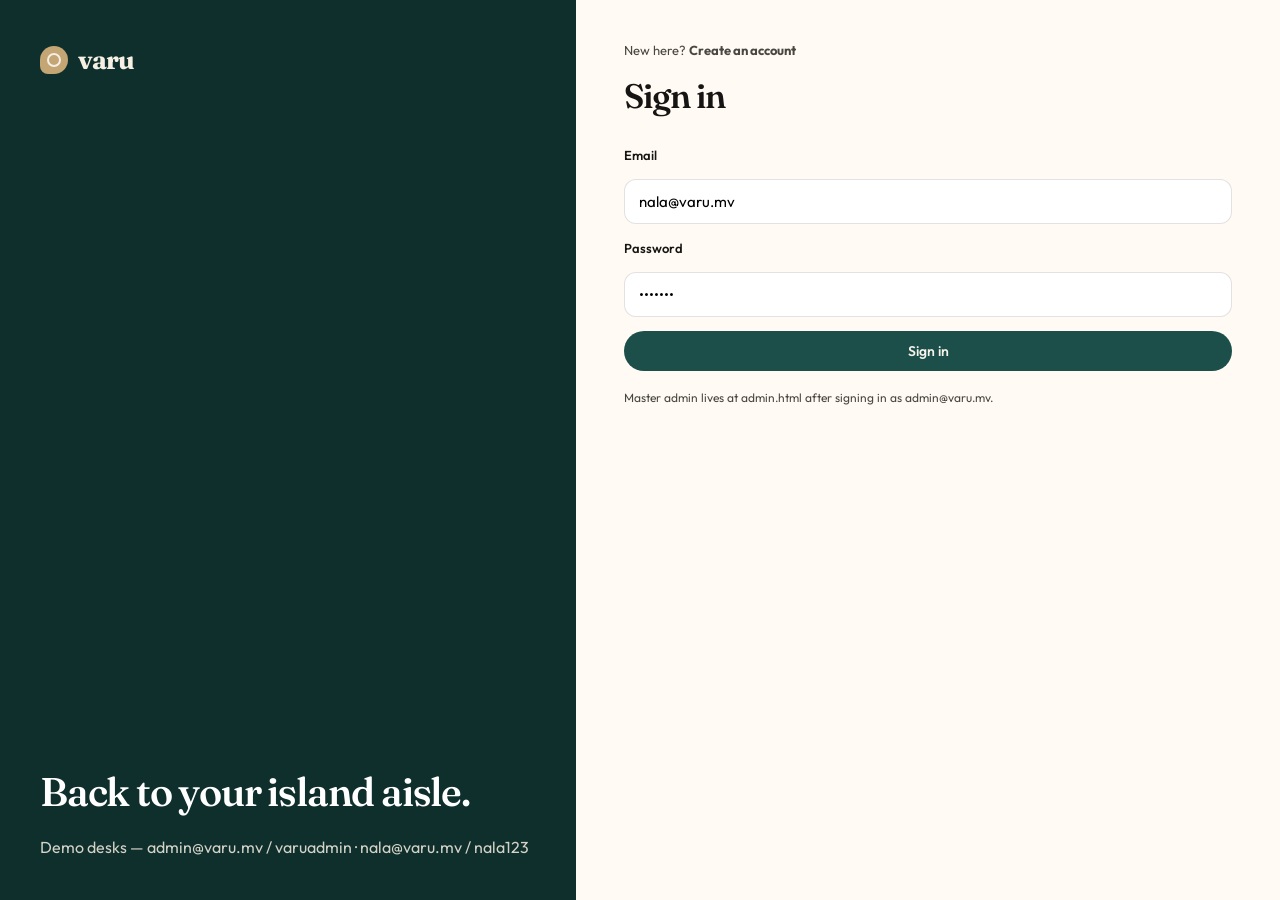
<file: account.html>
<!DOCTYPE html>
<html lang="en"><head><meta charset="UTF-8" /><meta name="viewport" content="width=device-width, initial-scale=1" /><title>Account — Varu</title><link rel="stylesheet" href="css/styles.css" /></head>
<body>
<header class="appbar"><div class="wrap-wide"><a class="logo" href="index.html"><span class="logo-mark"></span> varu</a><div style="flex:1"></div><a class="btn btn-ghost" href="shop.html">Shop</a><button class="btn btn-ghost" onclick="Varu.logout()">Sign out</button></div></header>
<main class="wrap" style="padding:32px 0 80px"><h1>Household</h1><p class="muted" id="who"></p>
<div class="card" style="margin:18px 0"><p class="eyebrow">Home island</p><select class="field" id="island" style="margin-top:8px"></select></div>
<div class="grid-3" id="plans"></div></main>
<script src="js/data.js"></script><script src="js/app.js"></script>
<script>
const u=Varu.currentUser(); if(!u) location.href="login.html";
document.getElementById("who").textContent=u.name+" · "+u.email;
Varu.fillIslandSelect(document.getElementById("island"),true);
document.getElementById("island").addEventListener("change",e=>{Varu.setIsland(e.target.value);Varu.toast("Island updated");});
document.getElementById("plans").innerHTML=Varu.state.plans.map(p=>`<article class="plan ${u.plan===p.id?"popular":""}"><p class="eyebrow">${p.name}</p><div class="price">${Varu.mvr(p.price)} <span>/ ${p.period}</span></div><button class="btn btn-lagoon btn-wide" onclick="u.plan='${p.id}';Varu.save();location.reload()">${u.plan===p.id?"Current plan":"Switch"}</button></article>`).join("");
</script></body></html>
</file>
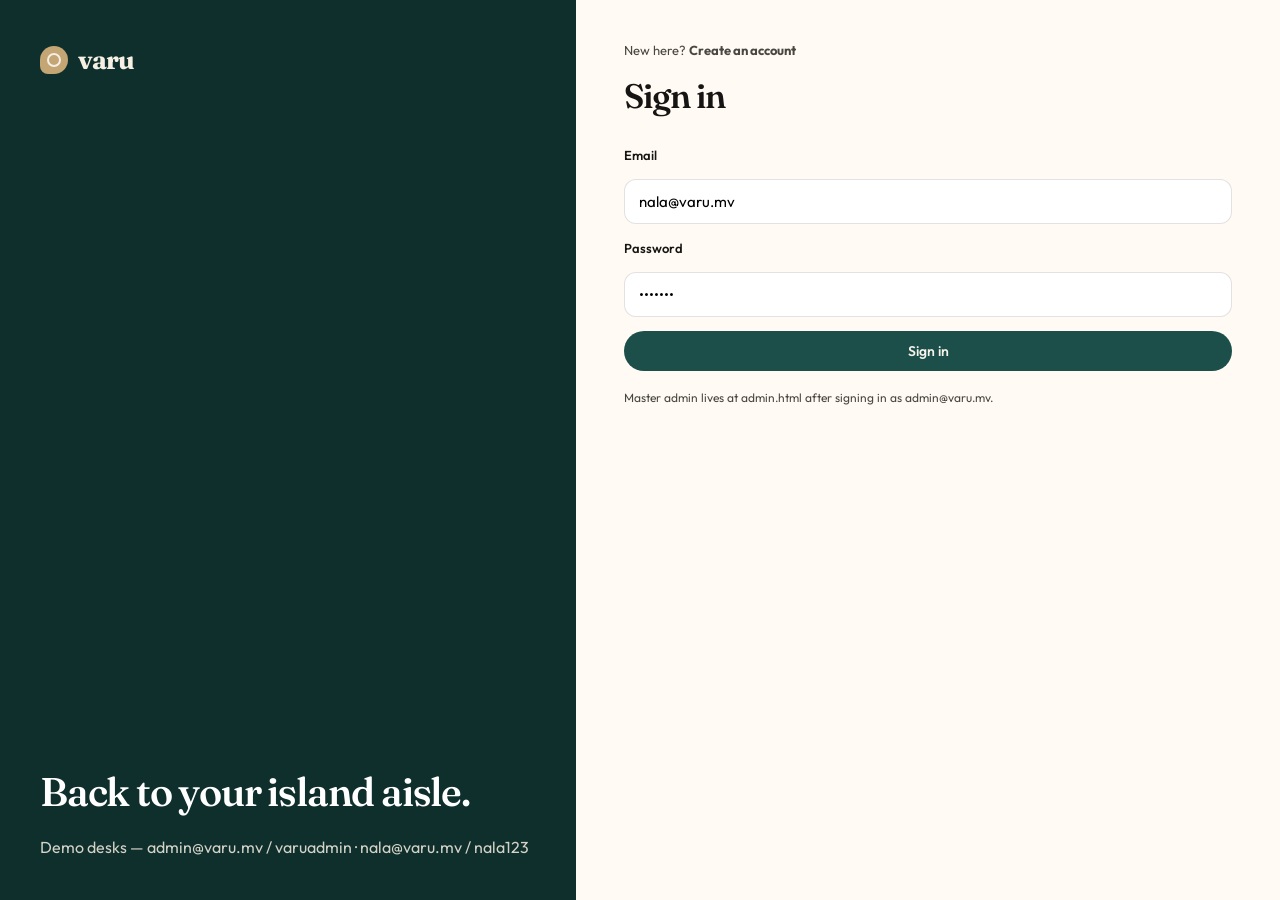
<file: admin.html>
<!DOCTYPE html>
<html lang="en"><head><meta charset="UTF-8" /><meta name="viewport" content="width=device-width, initial-scale=1" /><title>Varu admin</title><link rel="stylesheet" href="css/styles.css" /></head>
<body>
<div class="admin-layout">
<aside class="aside">
<a class="logo" href="index.html" style="color:#efe8d8;margin-bottom:20px;display:flex"><span class="logo-mark"></span> varu</a>
<button class="navbtn on" data-pane="islands">Islands</button>
<button class="navbtn" data-pane="plans">Subscriptions</button>
<button class="navbtn" data-pane="inbox">Contact inbox</button>
<button class="navbtn" data-pane="settings">Settings</button>
<button class="navbtn" onclick="Varu.logout()">Sign out</button>
</aside>
<main class="admin-main">
<section data-pane="islands"><h1>Islands</h1><table class="table" id="island-table"></table></section>
<section data-pane="plans" hidden><h1>Subscription fees</h1><div class="grid-3" id="plan-admin"></div></section>
<section data-pane="inbox" hidden><h1>Contact inbox</h1><div id="inbox-list"></div></section>
<section data-pane="settings" hidden><h1>Desk settings</h1><div class="card"><label>Master admin email</label><input class="field" id="admin-email" style="margin:8px 0" /><button class="btn btn-lagoon" onclick="Varu.setAdminEmail(document.getElementById('admin-email').value);Varu.toast('Saved')">Save address</button></div></section>
</main></div>
<script src="js/config.js"></script><script src="js/data.js"></script><script src="js/app.js"></script><script src="js/mail.js"></script>
<script>
if(!Varu.requireAdmin()) throw 0;
document.querySelectorAll(".navbtn[data-pane]").forEach(btn=>btn.addEventListener("click",()=>{
document.querySelectorAll(".navbtn[data-pane]").forEach(b=>b.classList.remove("on"));btn.classList.add("on");
document.querySelectorAll("main [data-pane]").forEach(p=>p.hidden=p.dataset.pane!==btn.dataset.pane);
}));
function paint(){
document.getElementById("island-table").innerHTML="<tr><th>Island</th><th>Status</th><th></th></tr>"+Varu.state.islands.map(i=>`<tr><td>${i.name}</td><td>${i.status}</td><td>${i.status==="live"?`<button class='btn btn-ghost' onclick=\"const x=Varu.state.islands.find(z=>z.id==='${i.id}');x.status='paused';Varu.save();paint()\">Pause</button>`:`<button class='btn btn-ghost' onclick=\"const x=Varu.state.islands.find(z=>z.id==='${i.id}');x.status='live';Varu.save();paint()\">Make live</button>`}</td></tr>`).join("");
document.getElementById("plan-admin").innerHTML=Varu.state.plans.map(p=>`<article class="card"><p class="eyebrow">${p.name}</p><input class="field" type="number" value="${p.price}" onchange="Varu.setPlanPrice('${p.id}',this.value);Varu.toast('Fee saved')" /></article>`).join("");
const inbox=Varu.state.inbox||[];
document.getElementById("inbox-list").innerHTML=inbox.length?inbox.map(m=>`<article class="card" style="margin-bottom:8px"><strong>${m.subject}</strong><p class="muted small">${JSON.stringify(m.fields)}</p></article>`).join(""):"<p class='muted'>No notes yet.</p>";
document.getElementById("admin-email").value=(Varu.state.settings&&Varu.state.settings.adminEmail)||VARU_CONFIG.adminEmail;
}
paint();
</script></body></html>
</file>
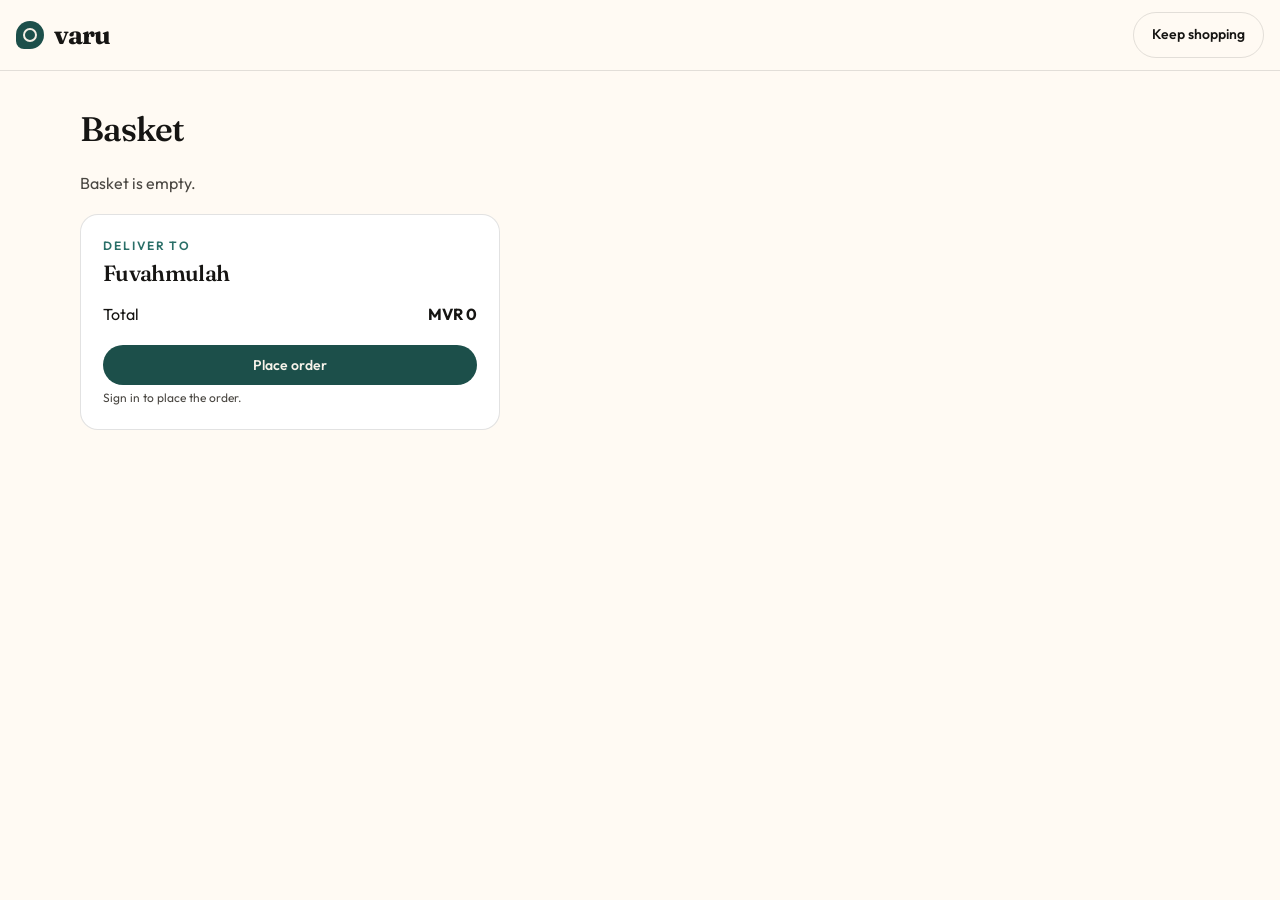
<file: cart.html>
<!DOCTYPE html>
<html lang="en"><head><meta charset="UTF-8" /><meta name="viewport" content="width=device-width, initial-scale=1" /><title>Basket — Varu</title><link rel="stylesheet" href="css/styles.css" /></head>
<body>
<header class="appbar"><div class="wrap-wide"><a class="logo" href="index.html"><span class="logo-mark"></span> varu</a><div style="flex:1"></div><a class="btn btn-ghost" href="shop.html">Keep shopping</a></div></header>
<main class="wrap" style="padding:32px 0 80px">
<h1 style="font-size:34px;margin-bottom:16px">Basket</h1>
<div id="lines"></div>
<div class="card" style="margin-top:18px;max-width:420px">
<p class="eyebrow">Deliver to</p><h3 id="where"></h3>
<div style="display:flex;justify-content:space-between;margin-top:12px"><span>Total</span><strong id="tot"></strong></div>
<button class="btn btn-lagoon btn-wide" style="margin-top:18px" onclick="checkout()">Place order</button>
<p class="hint" id="gate"></p>
</div></main>
<script src="js/data.js"></script><script src="js/app.js"></script>
<script>
function paint(){const island=Varu.islandById(Varu.state.island);document.getElementById("where").textContent=island?island.name:"—";document.getElementById("lines").innerHTML=Varu.state.cart.map(c=>{const p=VARU_SEED.products.find(x=>x.id===c.id);if(!p)return"";return `<div class="card" style="margin-bottom:10px"><strong>${p.name}</strong> × ${c.qty}<div class="muted small">${Varu.mvr(Varu.memberPrice(p))}</div></div>`;}).join("")||`<p class="muted">Basket is empty.</p>`;document.getElementById("tot").textContent=Varu.mvr(Varu.cartTotal());const u=Varu.currentUser();document.getElementById("gate").textContent=!u?"Sign in to place the order.":(u.plan?"Pay on delivery.":"Membership required.");}
function checkout(){const u=Varu.currentUser();if(!u)return location.href="login.html";if(!u.plan)return location.href="account.html";if(!Varu.state.cart.length)return Varu.toast("Basket is empty");Varu.state.cart=[];Varu.save();Varu.toast("Order placed");paint();}
paint();
</script></body></html>
</file>
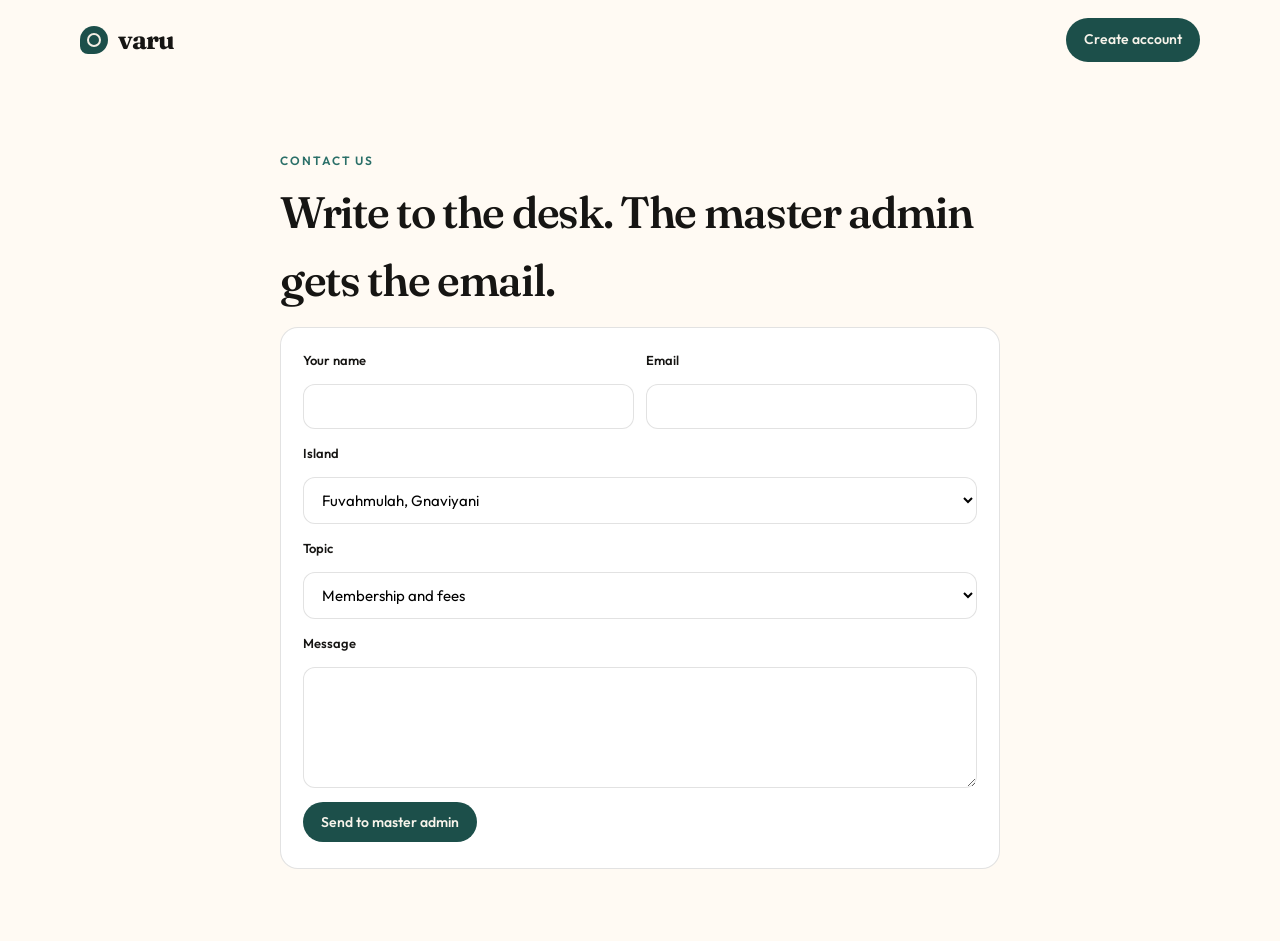
<file: contact.html>
<!DOCTYPE html>
<html lang="en">
<head>
  <meta charset="UTF-8" /><meta name="viewport" content="width=device-width, initial-scale=1" />
  <title>Contact Varu</title>
  <link rel="stylesheet" href="css/styles.css" />
</head>
<body>
  <div class="wrap"><header class="nav"><a class="logo" href="index.html"><span class="logo-mark"></span> varu</a><div class="nav-cta"><a class="btn btn-lagoon" href="register.html">Create account</a></div></header></div>
  <section class="section"><div class="wrap" style="max-width:720px">
    <p class="eyebrow">Contact us</p>
    <h1 style="font-size:44px;margin:8px 0 12px">Write to the desk. The master admin gets the email.</h1>
    <form class="card" id="contact">
      <div class="form-2"><div class="form-row"><label>Your name</label><input class="field" name="name" required /></div><div class="form-row"><label>Email</label><input class="field" name="email" type="email" required /></div></div>
      <div class="form-row"><label>Island</label><select class="field" name="island" id="island"></select></div>
      <div class="form-row"><label>Topic</label><select class="field" name="topic"><option>Membership and fees</option><option>An order or delivery window</option><option>Open my island</option><option>List my shop</option><option>Something else</option></select></div>
      <div class="form-row"><label>Message</label><textarea class="field" name="message" rows="5" required></textarea></div>
      <button class="btn btn-lagoon" type="submit">Send to master admin</button>
      <p class="hint" id="contact-status"></p>
    </form>
  </div></section>
  <script src="js/config.js"></script><script src="js/data.js"></script><script src="js/app.js"></script><script src="js/mail.js"></script>
  <script>
    Varu.fillIslandSelect(document.getElementById("island"), true);
    document.getElementById("contact").addEventListener("submit", async (e) => {
      e.preventDefault();
      const fd = new FormData(e.target);
      document.getElementById("contact-status").textContent = "Sending…";
      const result = await VaruMail.notifyAdmin("Varu contact — " + fd.get("topic"), {
        name: fd.get("name"), email: fd.get("email"), island: fd.get("island"), topic: fd.get("topic"), message: fd.get("message")
      });
      document.getElementById("contact-status").textContent = result.ok ? "Sent to the master admin." : "Saved on the desk. Email pending.";
    });
  </script>
</body></html>
</file>
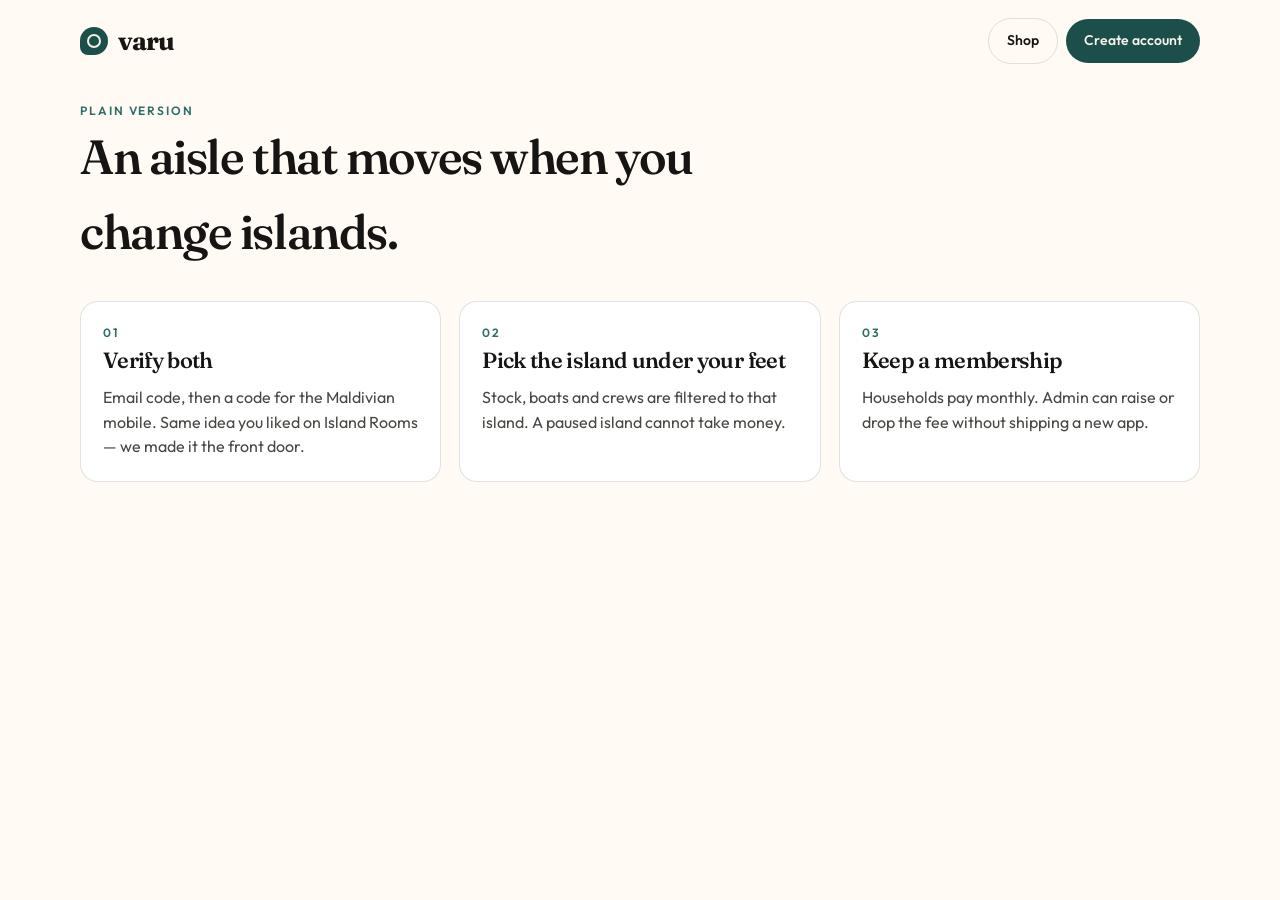
<file: how.html>
<!DOCTYPE html>
<html lang="en">
<head>
  <meta charset="UTF-8" />
  <meta name="viewport" content="width=device-width, initial-scale=1" />
  <title>How Varu works</title>
  <link rel="stylesheet" href="css/styles.css" />
</head>
<body>
  <div class="wrap">
    <header class="nav">
      <a class="logo" href="index.html"><span class="logo-mark"></span> varu</a>
      <div class="nav-cta">
        <a class="btn btn-ghost" href="shop.html">Shop</a>
        <a class="btn btn-lagoon" href="register.html">Create account</a>
      </div>
    </header>
    <section class="section" style="padding-top:20px">
      <p class="eyebrow">Plain version</p>
      <h1 style="font-size:48px;max-width:14em">An aisle that moves when you change islands.</h1>
      <div class="grid-3" style="margin-top:32px">
        <article class="card">
          <p class="eyebrow">01</p>
          <h3>Verify both</h3>
          <p class="muted">Email code, then a code for the Maldivian mobile. Same idea you liked on Island Rooms — we made it the front door.</p>
        </article>
        <article class="card">
          <p class="eyebrow">02</p>
          <h3>Pick the island under your feet</h3>
          <p class="muted">Stock, boats and crews are filtered to that island. A paused island cannot take money.</p>
        </article>
        <article class="card">
          <p class="eyebrow">03</p>
          <h3>Keep a membership</h3>
          <p class="muted">Households pay monthly. Admin can raise or drop the fee without shipping a new app.</p>
        </article>
      </div>
    </section>
  </div>
</body>
</html>
</file>
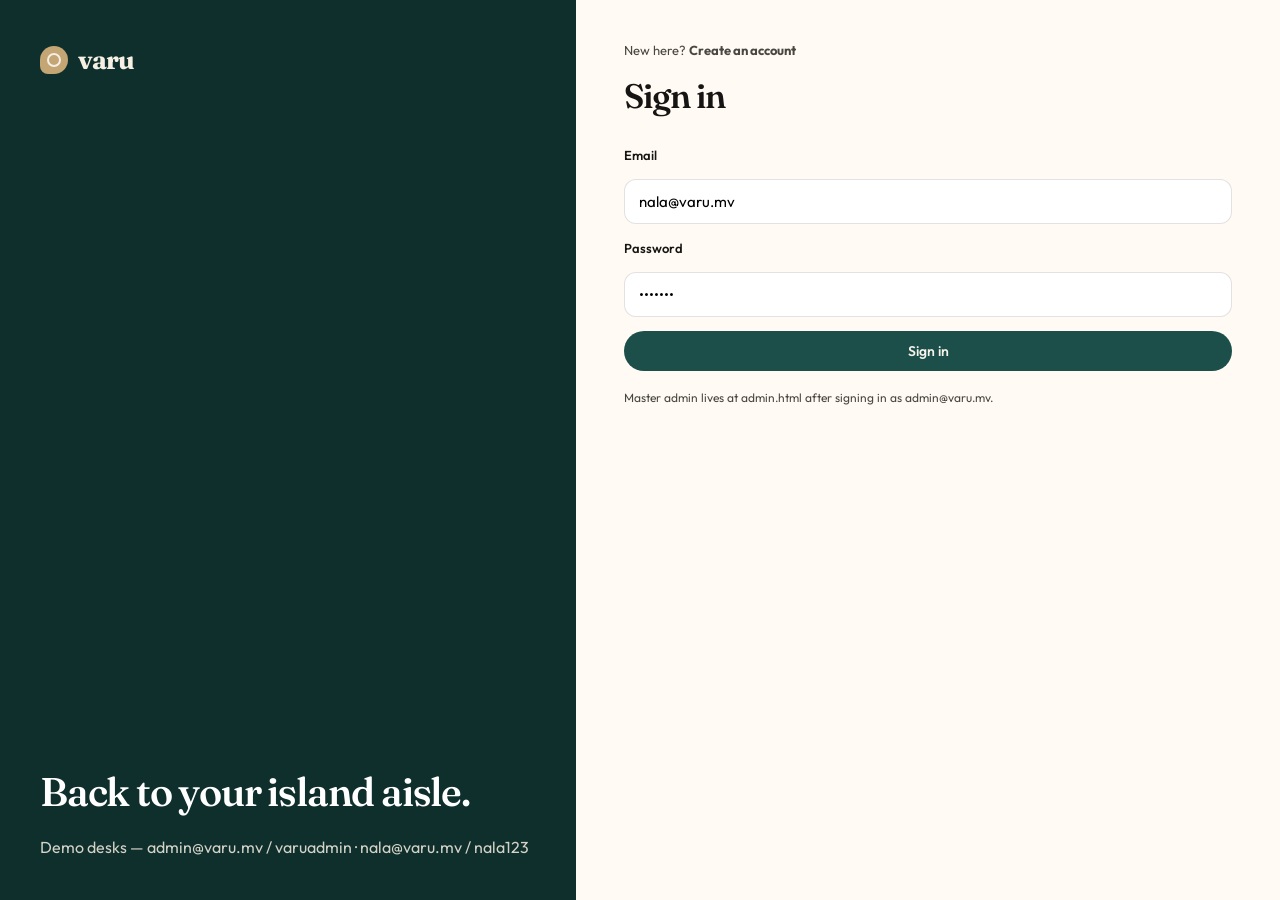
<file: login.html>
<!DOCTYPE html>
<html lang="en">
<head>
  <meta charset="UTF-8" />
  <meta name="viewport" content="width=device-width, initial-scale=1" />
  <title>Sign in to Varu</title>
  <link rel="stylesheet" href="css/styles.css" />
</head>
<body>
  <div class="auth-shell">
    <aside class="auth-visual">
      <div class="copy">
        <a class="logo" href="index.html" style="color:#f6efe3"><span class="logo-mark" style="background:#c4a574"></span> varu</a>
        <div>
          <h2 style="font-size:40px;color:#fff">Back to your island aisle.</h2>
          <p style="margin-top:12px;opacity:.85">Demo desks — admin@varu.mv / varuadmin · nala@varu.mv / nala123</p>
        </div>
      </div>
    </aside>
    <main class="auth-panel">
      <p class="muted small">New here? <a href="register.html"><strong>Create an account</strong></a></p>
      <h1 style="font-size:34px;margin:10px 0 22px">Sign in</h1>
      <form id="login">
        <div class="form-row">
          <label>Email</label>
          <input class="field" name="email" type="email" value="nala@varu.mv" />
        </div>
        <div class="form-row">
          <label>Password</label>
          <input class="field" name="password" type="password" value="nala123" />
        </div>
        <button class="btn btn-lagoon btn-wide" type="submit">Sign in</button>
      </form>
      <p class="hint" style="margin-top:18px">Master admin lives at <a href="admin.html">admin.html</a> after signing in as admin@varu.mv.</p>
    </main>
  </div>
  <script src="js/data.js"></script>
  <script src="js/app.js"></script>
  <script>
    document.getElementById("login").addEventListener("submit", (e) => {
      e.preventDefault();
      const fd = new FormData(e.target);
      const res = Varu.login(fd.get("email"), fd.get("password"));
      if (!res.ok) return Varu.toast(res.error);
      location.href = res.user.role === "admin" ? "admin.html" : "shop.html";
    });
  </script>
</body>
</html>
</file>
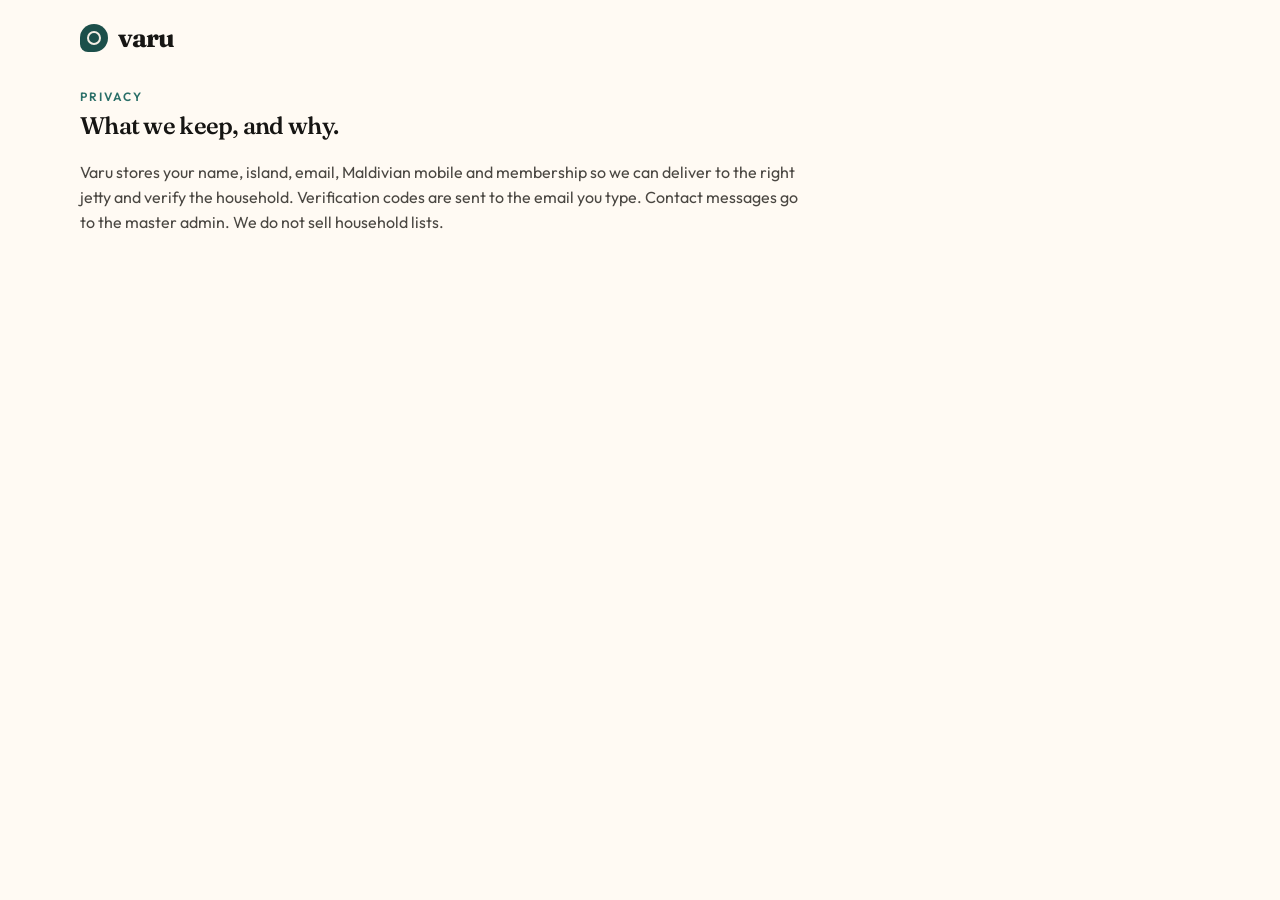
<file: privacy.html>
<!DOCTYPE html>
<html lang="en">
<head>
  <meta charset="UTF-8" /><meta name="viewport" content="width=device-width, initial-scale=1" />
  <title>Privacy — Varu</title>
  <link rel="stylesheet" href="css/styles.css" />
</head>
<body>
  <div class="wrap">
    <header class="nav"><a class="logo" href="index.html"><span class="logo-mark"></span> varu</a></header>
    <section class="section" style="padding-top:12px;max-width:720px">
      <p class="eyebrow">Privacy</p>
      <h1>What we keep, and why.</h1>
      <p class="muted" style="margin-top:16px">Varu stores your name, island, email, Maldivian mobile and membership so we can deliver to the right jetty and verify the household. Verification codes are sent to the email you type. Contact messages go to the master admin. We do not sell household lists.</p>
    </section>
  </div>
</body>
</html>
</file>
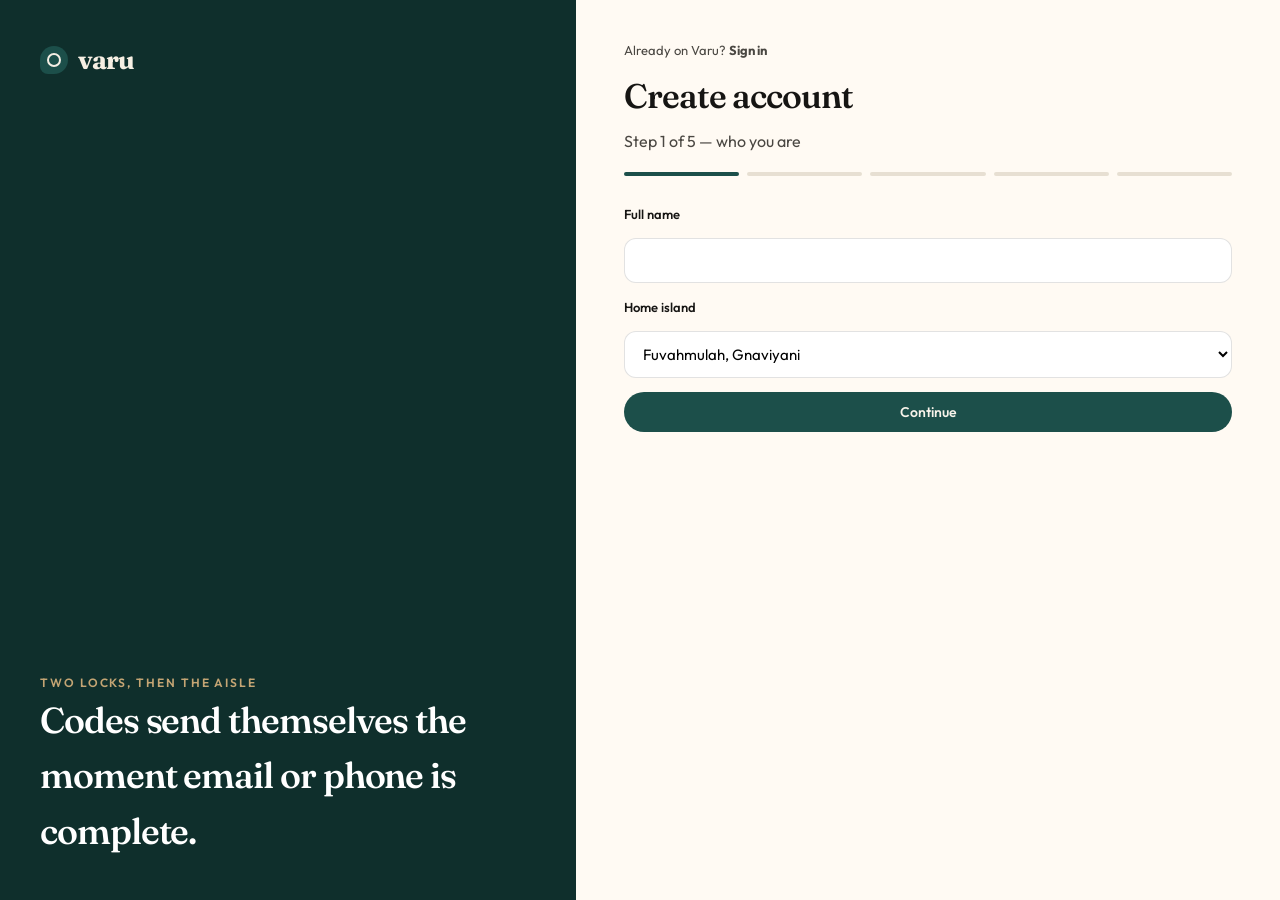
<file: register.html>
<!DOCTYPE html>
<html lang="en">
<head>
  <meta charset="UTF-8" /><meta name="viewport" content="width=device-width, initial-scale=1" />
  <title>Create a Varu account</title>
  <link rel="stylesheet" href="css/styles.css" />
</head>
<body>
  <div class="auth-shell">
    <aside class="auth-visual"><div class="copy"><a class="logo" href="index.html" style="color:#f6efe3"><span class="logo-mark"></span> varu</a><div><p class="eyebrow" style="color:#c4a574">Two locks, then the aisle</p><h2 style="font-size:36px;color:#fff">Codes send themselves the moment email or phone is complete.</h2></div></div></aside>
    <main class="auth-panel">
      <p class="muted small">Already on Varu? <a href="login.html"><strong>Sign in</strong></a></p>
      <h1 style="font-size:34px;margin:10px 0 6px">Create account</h1>
      <p class="muted" id="step-label">Step 1 of 5</p>
      <div class="steps" id="dots"></div>
      <form id="reg" onsubmit="return false">
        <section data-step="0"><div class="form-row"><label>Full name</label><input class="field" id="name" /></div><div class="form-row"><label>Home island</label><select class="field" id="island"></select></div><button class="btn btn-lagoon btn-wide" type="button" onclick="nextFrom(0)">Continue</button></section>
        <section data-step="1" hidden><div class="form-row"><label>Email</label><input class="field" id="email" type="email" placeholder="you@example.com" /><p class="hint">Code sends automatically.</p></div><p class="muted small" id="email-status">Waiting for a complete email…</p><div id="email-box" hidden><div class="notice">Code dispatched to <span id="email-to"></span>.</div><label>Email code</label><div class="code-row" id="email-inputs"></div><button class="btn btn-dark btn-wide" style="margin-top:14px" type="button" onclick="checkEmail()">Verify email</button></div></section>
        <section data-step="2" hidden><div class="form-row"><label>Mobile</label><div style="display:flex;gap:8px"><input class="field" value="+960" disabled style="max-width:90px" /><input class="field" id="phone" maxlength="7" placeholder="7XXXXXX" /></div></div><p class="muted small" id="phone-status">Waiting for a Maldivian mobile…</p><div id="phone-box" hidden><div class="notice">Code for +960 <span id="phone-to"></span> sent to your email.</div><label>Phone code</label><div class="code-row" id="phone-inputs"></div><button class="btn btn-dark btn-wide" style="margin-top:14px" type="button" onclick="checkPhone()">Verify phone</button></div></section>
        <section data-step="3" hidden><div class="form-2"><div class="form-row"><label>Password</label><input class="field" id="pw" type="password" /></div><div class="form-row"><label>Repeat</label><input class="field" id="pw2" type="password" /></div></div><button class="btn btn-lagoon btn-wide" type="button" onclick="nextFrom(3)">Choose a plan</button></section>
        <section data-step="4" hidden><div id="plan-pick" style="display:grid;gap:10px;margin-bottom:16px"></div><button class="btn btn-dark btn-wide" type="button" onclick="finish()">Open my island aisle</button></section>
      </form>
    </main>
  </div>
  <script src="js/config.js"></script><script src="js/data.js"></script><script src="js/app.js"></script><script src="js/mail.js"></script>
  <script>
    const labels=["Step 1 of 5 — who you are","Step 2 — verify email","Step 3 — verify phone","Step 4 — password","Step 5 — membership"];
    let step=0; const draft={plan:new URLSearchParams(location.search).get("plan")||"household"}; const codes={email:"",phone:""};
    const makeCode=()=>String(Math.floor(100000+Math.random()*900000));
    function renderDots(){document.getElementById("dots").innerHTML=labels.map((_,i)=>`<div class="step-dot ${i<=step?"on":""}"></div>`).join("");document.getElementById("step-label").textContent=labels[step];document.querySelectorAll("[data-step]").forEach(s=>s.hidden=Number(s.dataset.step)!==step);}
    function codeInputs(id){const row=document.getElementById(id);row.innerHTML="";for(let i=0;i<6;i++){const inp=document.createElement("input");inp.maxLength=1;inp.className="field";inp.addEventListener("input",()=>{if(inp.value&&inp.nextSibling)inp.nextSibling.focus();});row.appendChild(inp);}}
    function readCode(id){return[...document.getElementById(id).querySelectorAll("input")].map(i=>i.value).join("");}
    function nextFrom(n){if(n===0){const name=document.getElementById("name").value.trim();if(name.length<2)return Varu.toast("Add your name");draft.name=name;draft.island=document.getElementById("island").value;}if(n===3){const a=document.getElementById("pw").value,b=document.getElementById("pw2").value;if(a.length<6)return Varu.toast("Password needs 6 characters");if(a!==b)return Varu.toast("Passwords do not match");draft.password=a;}step=Math.min(4,n+1);renderDots();}
    async function sendEmail(){const email=document.getElementById("email").value.trim();if(!/^[^\s@]+@[^\s@]+\.[^\s@]+$/.test(email))return;if(draft.email===email&&codes.email)return;draft.email=email;codes.email=makeCode();document.getElementById("email-to").textContent=email;document.getElementById("email-status").textContent="Sending…";document.getElementById("email-box").hidden=false;codeInputs("email-inputs");const sent=await VaruMail.sendCode(email,"email",codes.email,{name:draft.name});document.getElementById("email-status").textContent=sent.ok?"Code sent. Open that inbox.":"Could not reach inbox yet.";}
    async function sendPhone(){const phone=document.getElementById("phone").value.replace(/\D/g,"");if(!/^7\d{6}$/.test(phone))return;if(draft.phone===phone&&codes.phone)return;draft.phone=phone;codes.phone=makeCode();document.getElementById("phone-to").textContent=phone;document.getElementById("phone-status").textContent="Sending…";document.getElementById("phone-box").hidden=false;codeInputs("phone-inputs");const sent=await VaruMail.sendCode(draft.email,"phone",codes.phone,{name:draft.name,phone:"+960 "+phone});VaruMail.notifyAdmin("Varu — phone verification started",{name:draft.name,email:draft.email,phone:"+960 "+phone});document.getElementById("phone-status").textContent=sent.ok?"Code sent to your email.":"Send failed.";}
    function checkEmail(){if(readCode("email-inputs")!==codes.email)return Varu.toast("Email code is not right");nextFrom(1);}
    function checkPhone(){if(readCode("phone-inputs")!==codes.phone)return Varu.toast("Phone code is not right");nextFrom(2);}
    async function finish(){const picked=document.querySelector("input[name=plan]:checked");draft.plan=picked?picked.value:draft.plan;const res=Varu.register(draft);if(!res.ok)return Varu.toast(res.error);await VaruMail.notifyAdmin("Varu — new household joined",{name:draft.name,email:draft.email,phone:"+960 "+draft.phone,plan:draft.plan});location.href="shop.html";}
    Varu.fillIslandSelect(document.getElementById("island"));
    document.getElementById("plan-pick").innerHTML=Varu.state.plans.map(p=>`<label class="card" style="display:flex;gap:12px;cursor:pointer"><input type="radio" name="plan" value="${p.id}" ${p.id===draft.plan?"checked":""}/><div><strong>${p.name}</strong> · ${Varu.mvr(p.price)}/${p.period}<div class="muted small">${p.blurb}</div></div></label>`).join("");
    renderDots();
    document.getElementById("email").addEventListener("input",()=>{if(/^[^\s@]+@[^\s@]+\.[^\s@]+$/.test(document.getElementById("email").value.trim()))sendEmail();});
    document.getElementById("phone").addEventListener("input",e=>{e.target.value=e.target.value.replace(/\D/g,"").slice(0,7);if(/^7\d{6}$/.test(e.target.value))sendPhone();});
  </script>
</body></html>
</file>
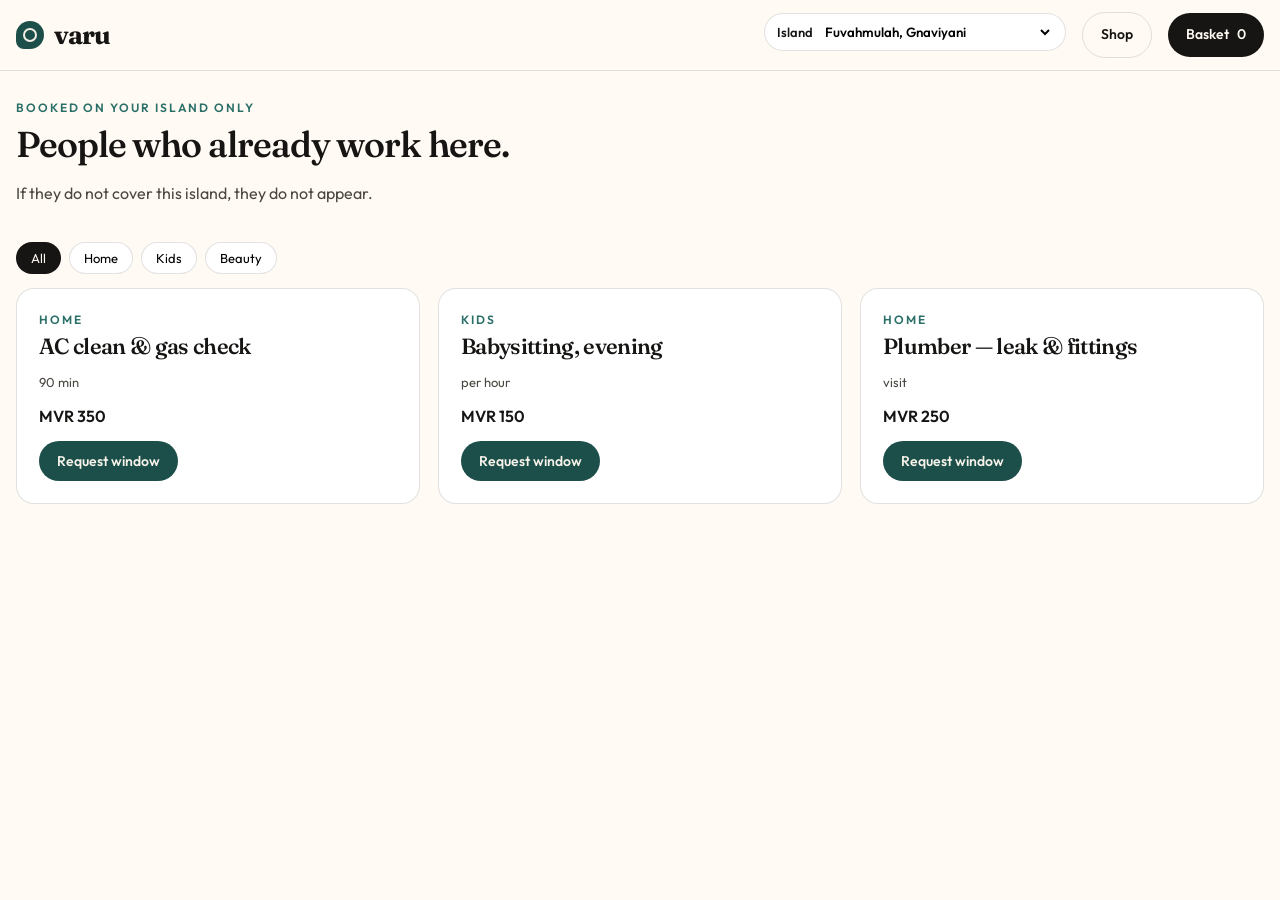
<file: services.html>
<!DOCTYPE html>
<html lang="en">
<head>
  <meta charset="UTF-8" />
  <meta name="viewport" content="width=device-width, initial-scale=1" />
  <title>Services — Varu</title>
  <link rel="stylesheet" href="css/styles.css" />
</head>
<body>
  <header class="appbar">
    <div class="wrap-wide">
      <a class="logo" href="index.html"><span class="logo-mark"></span> varu</a>
      <div style="flex:1"></div>
      <label class="island-switch">Island <select id="island"></select></label>
      <a class="btn btn-ghost" href="shop.html">Shop</a>
      <a class="btn btn-dark" href="cart.html">Basket <span data-cart-count>0</span></a>
    </div>
  </header>
  <main class="wrap-wide" style="padding:28px 0 60px">
    <p class="eyebrow">Booked on your island only</p>
    <h1 style="font-size:36px;margin-bottom:8px">People who already work here.</h1>
    <p class="muted" style="margin-bottom:22px">If they do not cover this island, they do not appear.</p>
    <div class="cats" id="cats"></div>
    <div class="grid-3" id="grid"></div>
  </main>
  <script src="js/data.js"></script>
  <script src="js/app.js"></script>
  <script>
    let cat = "all";
    const cats = [["all","All"],["home","Home"],["kids","Kids"],["beauty","Beauty"]];
    function paint() {
      document.getElementById("cats").innerHTML = cats.map(([id,l]) =>
        `<button class="cat ${cat===id?"on":""}" data-cat="${id}">${l}</button>`).join("");
      const list = Varu.servicesFor(Varu.state.island, cat);
      document.getElementById("grid").innerHTML = list.map(s => `
        <article class="card">
          <p class="eyebrow">${s.cat}</p>
          <h3>${s.name}</h3>
          <p class="muted small">${s.duration}</p>
          <p style="margin:12px 0;font-weight:600">${Varu.mvr(s.price)}</p>
          <button class="btn btn-lagoon" onclick="book('${s.id}')">Request window</button>
        </article>
      `).join("") || `<p class="muted">No crews on this island for that category yet.</p>`;
    }
    function book(id) {
      const u = Varu.currentUser();
      if (!u) { Varu.toast("Sign in to book"); return location.href = "login.html"; }
      if (!u.plan) { Varu.toast("Pick a membership first"); return location.href = "account.html"; }
      Varu.toast("Request sent to the island crew");
    }
    document.getElementById("cats").addEventListener("click", e => {
      const b = e.target.closest("[data-cat]"); if (!b) return; cat = b.dataset.cat; paint();
    });
    const sel = document.getElementById("island");
    Varu.fillIslandSelect(sel, true);
    sel.addEventListener("change", () => { Varu.setIsland(sel.value); paint(); });
    paint();
  </script>
</body>
</html>
</file>
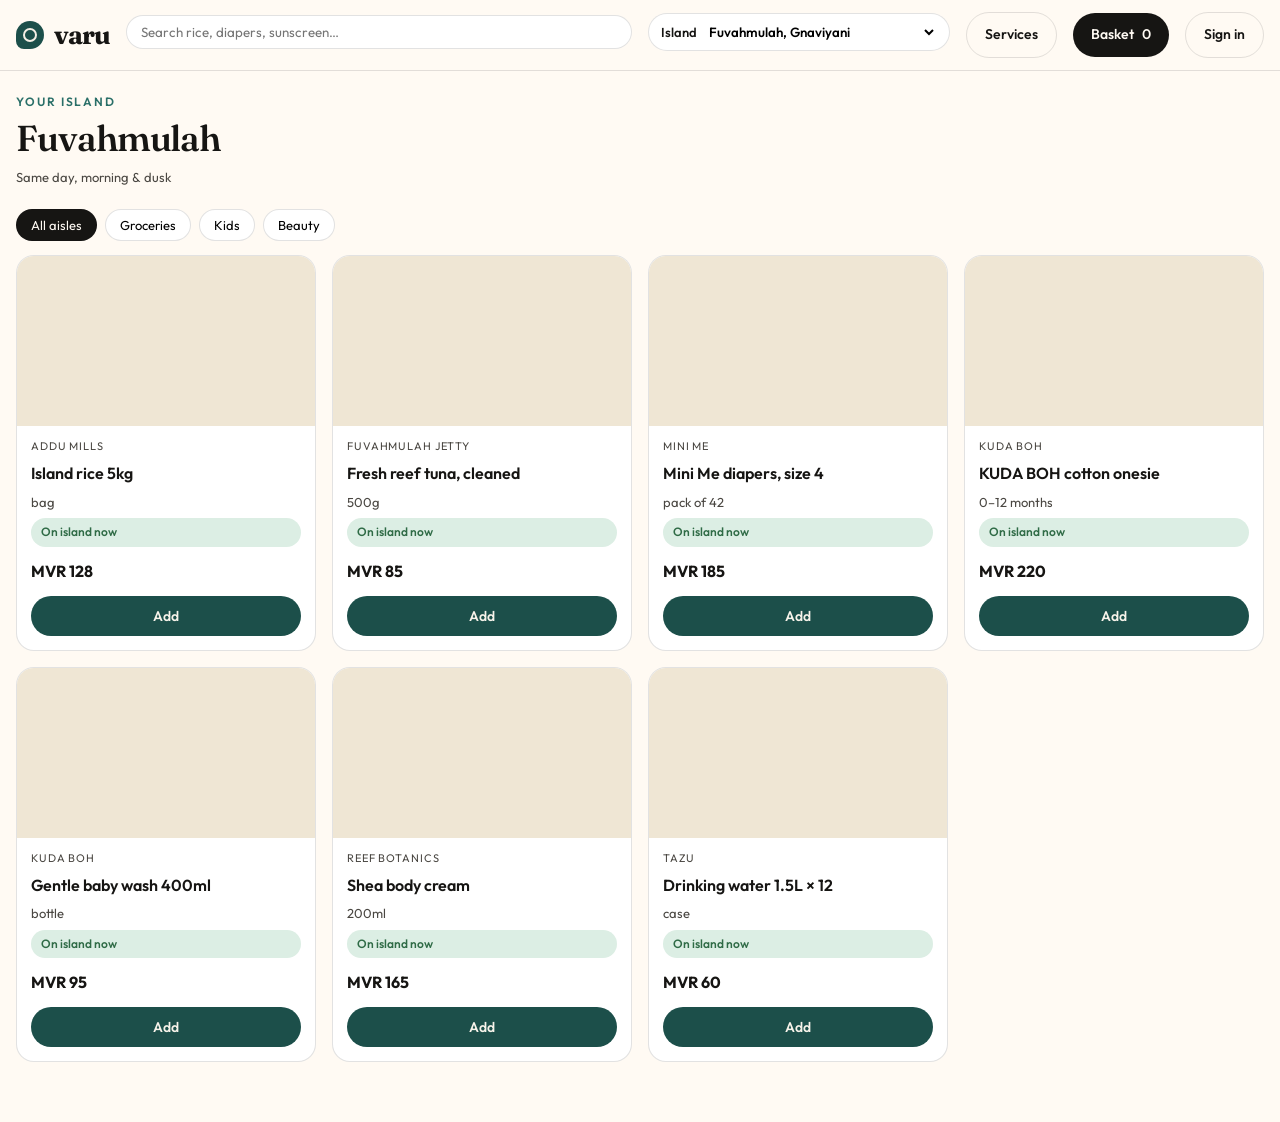
<file: shop.html>
<!DOCTYPE html>
<html lang="en">
<head>
  <meta charset="UTF-8" /><meta name="viewport" content="width=device-width, initial-scale=1" />
  <title>Shop — Varu</title>
  <link rel="stylesheet" href="css/styles.css" />
</head>
<body>
  <header class="appbar"><div class="wrap-wide">
    <a class="logo" href="index.html"><span class="logo-mark"></span> varu</a>
    <label class="search"><input id="q" placeholder="Search rice, diapers, sunscreen…" /></label>
    <label class="island-switch">Island <select id="island"></select></label>
    <a class="btn btn-ghost" href="services.html">Services</a>
    <a class="btn btn-dark" href="cart.html">Basket <span data-cart-count>0</span></a>
    <a class="btn btn-ghost" id="acct" href="account.html">Account</a>
  </div></header>
  <main class="wrap-wide">
    <div style="padding:22px 0 8px"><p class="eyebrow" id="island-eyebrow">Your island</p><h1 id="island-title" style="font-size:36px">Shop</h1><p class="muted small" id="island-boat"></p></div>
    <div class="cats" id="cats"></div>
    <div class="product-grid" id="grid"></div>
  </main>
  <script src="js/data.js"></script><script src="js/app.js"></script>
  <script>
    let cat="all"; const cats=[["all","All aisles"],["groceries","Groceries"],["kids","Kids"],["beauty","Beauty"]];
    function paint(){
      const island=Varu.state.island, info=Varu.islandById(island);
      document.getElementById("island-title").textContent=info?info.name:"Shop";
      document.getElementById("island-boat").textContent=info?(info.status!=="live"?"Not taking orders yet.":info.boat):"";
      document.getElementById("cats").innerHTML=cats.map(([id,label])=>`<button class="cat ${cat===id?"on":""}" data-cat="${id}">${label}</button>`).join("");
      const list=(info&&info.status==="live")?Varu.productsFor(island,cat,document.getElementById("q").value):[];
      const u=Varu.currentUser();
      document.getElementById("grid").innerHTML=list.map(p=>{
        const st=Varu.stockOn(p,island), price=Varu.memberPrice(p), img=(VARU_IMG[p.img]||VARU_IMG.market);
        return `<article class="product"><div class="ph" style="background-image:url('${img}')"></div><div class="body"><div class="brand">${p.brand}</div><h3>${p.name}</h3><p class="muted small">${p.unit}</p><span class="chip ${st}">${st==="now"?"On island now":"Next supply boat"}</span><div style="font-weight:700;margin:6px 0">${Varu.mvr(price)}</div><button class="btn btn-lagoon" onclick="Varu.addToCart('${p.id}')">Add</button></div></article>`;
      }).join("")||`<p class="muted">Nothing in this aisle on this island yet.</p>`;
    }
    document.getElementById("cats").addEventListener("click",e=>{const b=e.target.closest("[data-cat]"); if(!b)return; cat=b.dataset.cat; paint();});
    document.getElementById("q").addEventListener("input",paint);
    const sel=document.getElementById("island"); Varu.fillIslandSelect(sel,true);
    sel.addEventListener("change",()=>{Varu.setIsland(sel.value); paint();});
    const user=Varu.currentUser(); document.getElementById("acct").textContent=user?user.name.split(" ")[0]:"Sign in";
    if(!user) document.getElementById("acct").href="login.html";
    paint();
  </script>
</body></html>
</file>
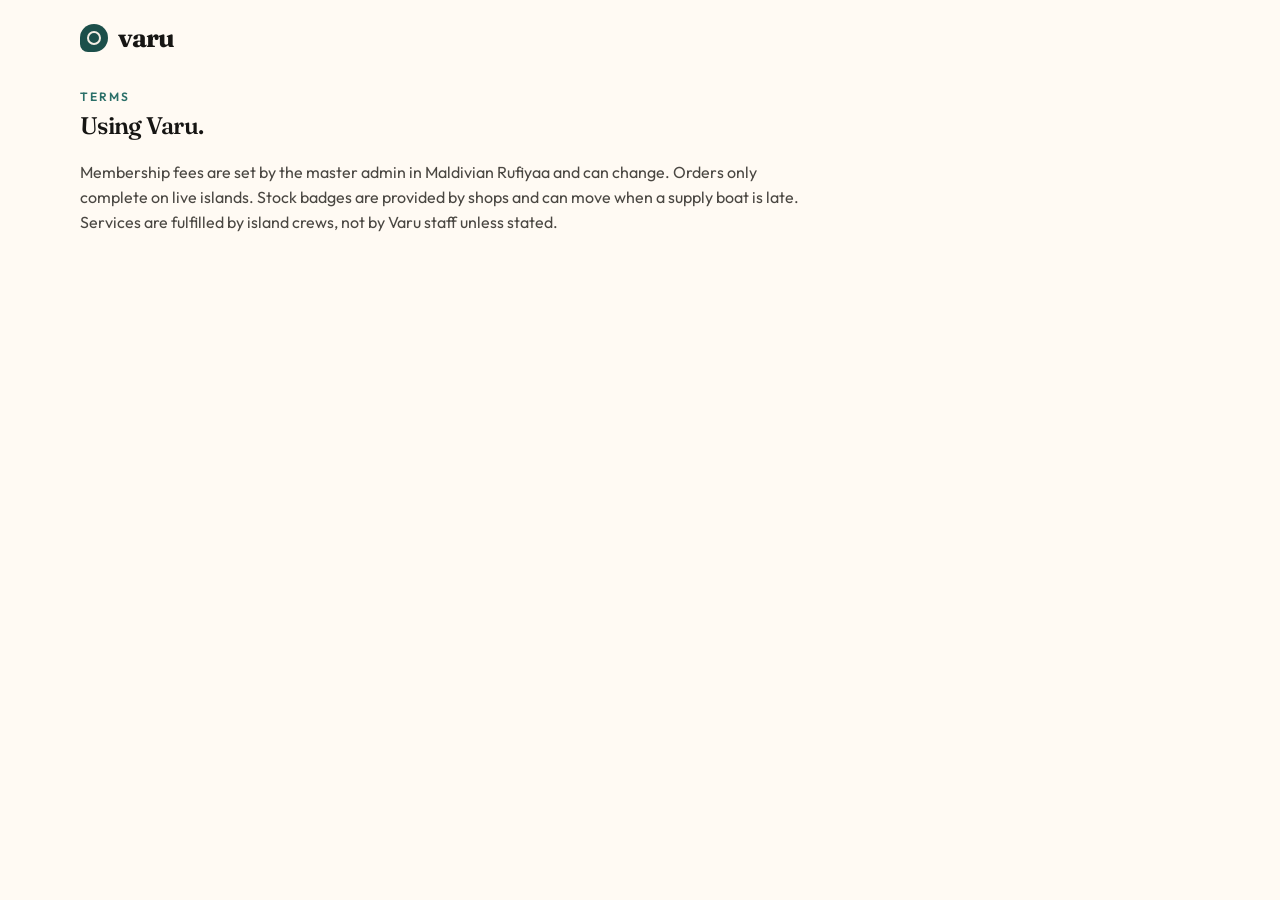
<file: terms.html>
<!DOCTYPE html>
<html lang="en">
<head>
  <meta charset="UTF-8" /><meta name="viewport" content="width=device-width, initial-scale=1" />
  <title>Terms — Varu</title>
  <link rel="stylesheet" href="css/styles.css" />
</head>
<body>
  <div class="wrap">
    <header class="nav"><a class="logo" href="index.html"><span class="logo-mark"></span> varu</a></header>
    <section class="section" style="padding-top:12px;max-width:720px">
      <p class="eyebrow">Terms</p>
      <h1>Using Varu.</h1>
      <p class="muted" style="margin-top:16px">Membership fees are set by the master admin in Maldivian Rufiyaa and can change. Orders only complete on live islands. Stock badges are provided by shops and can move when a supply boat is late. Services are fulfilled by island crews, not by Varu staff unless stated.</p>
    </section>
  </div>
</body>
</html>
</file>
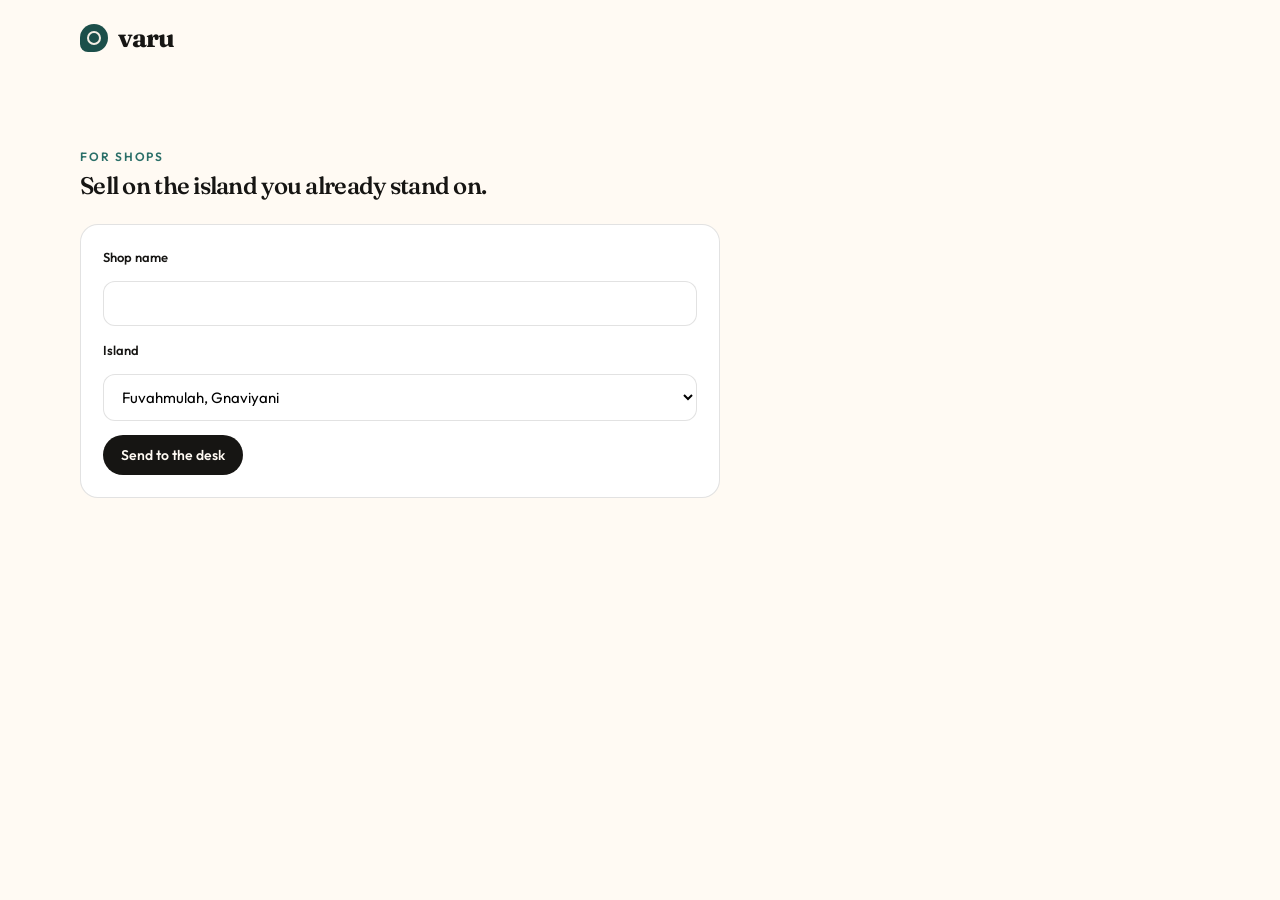
<file: vendor.html>
<!DOCTYPE html>
<html lang="en"><head><meta charset="UTF-8" /><meta name="viewport" content="width=device-width, initial-scale=1" /><title>List your shop — Varu</title><link rel="stylesheet" href="css/styles.css" /></head>
<body><div class="wrap"><header class="nav"><a class="logo" href="index.html"><span class="logo-mark"></span> varu</a></header>
<section class="section"><p class="eyebrow">For shops</p><h1>Sell on the island you already stand on.</h1>
<form class="card" style="margin-top:20px;max-width:640px" onsubmit="event.preventDefault();Varu.toast('Request saved');">
<div class="form-row"><label>Shop name</label><input class="field" required /></div>
<div class="form-row"><label>Island</label><select class="field" id="island"></select></div>
<button class="btn btn-dark" type="submit">Send to the desk</button></form></section></div>
<script src="js/data.js"></script><script src="js/app.js"></script>
<script>Varu.fillIslandSelect(document.getElementById("island"),true);</script></body></html>
</file>
<file: css/styles.css>
@import url("https://fonts.googleapis.com/css2?family=Fraunces:ital,opsz,wght@0,9..144,560;0,9..144,700;1,9..144,400&family=Outfit:wght@400;500;600;700&display=swap");
:root{--sand:#f4eee4;--paper:#fffaf3;--ink:#161513;--ink-soft:#4a4742;--lagoon:#1c4f4a;--lagoon-deep:#0f2f2c;--lagoon-mid:#2a6f68;--coral:#c45c4a;--line:rgba(22,21,19,.12);--ok:#2f6b46;--warn:#9a6b12;--shadow:0 18px 50px rgba(15,47,44,.12);--radius:18px}
*{box-sizing:border-box;margin:0;padding:0}html{scroll-behavior:smooth}body{font-family:Outfit,system-ui,sans-serif;background:var(--paper);color:var(--ink);line-height:1.55;min-height:100vh}img{max-width:100%;display:block}a{color:inherit;text-decoration:none}button,input,select,textarea{font-family:inherit}button{cursor:pointer}
.wrap{width:min(1120px,calc(100% - 40px));margin:0 auto}.wrap-wide{width:min(1280px,calc(100% - 32px));margin:0 auto}
h1,h2,h3,.serif{font-family:Fraunces,Georgia,serif;font-weight:560;letter-spacing:-.03em}
.eyebrow{font-size:12px;letter-spacing:.16em;text-transform:uppercase;color:var(--lagoon-mid);font-weight:600}
.nav{display:flex;align-items:center;justify-content:space-between;gap:16px;padding:18px 0}
.nav-links{display:flex;gap:22px;align-items:center;font-size:14.5px;color:var(--ink-soft)}
.logo{display:flex;align-items:center;gap:10px;font-family:Fraunces,serif;font-weight:700;font-size:26px;letter-spacing:-.04em}
.logo-mark{width:28px;height:28px;border-radius:50% 50% 50% 8px;background:var(--lagoon);position:relative}
.logo-mark:after{content:"";position:absolute;inset:7px;border:2px solid var(--sand);border-radius:50%}
.nav-cta{display:flex;gap:8px;align-items:center}
.btn{display:inline-flex;align-items:center;justify-content:center;gap:8px;border:0;border-radius:999px;padding:11px 18px;font-size:14px;font-weight:560}
.btn-dark{background:var(--ink);color:var(--paper)}.btn-lagoon{background:var(--lagoon);color:#f7f3ea}.btn-ghost{background:transparent;border:1px solid var(--line);color:var(--ink)}.btn-wide{width:100%}
.chip{display:inline-flex;align-items:center;border-radius:999px;padding:5px 10px;font-size:12px;font-weight:560;background:#efe6d6}.chip.now{background:#dceee4;color:var(--ok)}.chip.boat{background:#f4e6c8;color:var(--warn)}.chip.soon{background:#ece7f4}.chip.off{background:#f0e4e1;color:#9a3f31}
.hero{display:grid;grid-template-columns:1.05fr .95fr;gap:48px;align-items:center;padding:28px 0 64px}
.hero h1{font-size:clamp(40px,5.4vw,68px);line-height:.98;margin:12px 0 18px}
.hero p.lead{font-size:18px;color:var(--ink-soft)}
.hero-actions{display:flex;gap:10px;margin-top:26px;flex-wrap:wrap}
.hero-meta{display:flex;gap:22px;margin-top:28px;color:var(--ink-soft);font-size:13px}
.hero-meta strong{display:block;color:var(--ink);font-size:18px;font-family:Fraunces,serif}
.hero-card{position:relative;border-radius:28px;overflow:hidden;min-height:460px;box-shadow:var(--shadow)}
.hero-card img{width:100%;height:460px;object-fit:cover}
.hero-float{position:absolute;left:18px;bottom:18px;right:18px;background:rgba(255,250,243,.92);border-radius:16px;padding:14px 16px;display:flex;justify-content:space-between}
.band{background:var(--lagoon-deep);color:#efe8d8;padding:18px 0;font-size:14px}.band .wrap{display:flex;justify-content:space-between;gap:16px;flex-wrap:wrap}
.section{padding:72px 0}.section h2{font-size:clamp(28px,4vw,44px);margin:8px 0 12px}
.grid-3{display:grid;grid-template-columns:repeat(3,1fr);gap:18px}.grid-4{display:grid;grid-template-columns:repeat(4,1fr);gap:16px}
.card{background:#fff;border:1px solid var(--line);border-radius:var(--radius);padding:22px}.card h3{font-size:22px;margin-bottom:8px}
.muted{color:var(--ink-soft)}.small{font-size:13px}
.split{display:grid;grid-template-columns:1fr 1fr;gap:40px;align-items:center}
.plan{background:#fff;border:1px solid var(--line);border-radius:22px;padding:26px;display:flex;flex-direction:column;gap:12px;position:relative}
.plan.popular{border-color:var(--lagoon);box-shadow:var(--shadow)}
.plan .price{font-family:Fraunces,serif;font-size:40px}.plan .price span{font-size:15px;color:var(--ink-soft);font-family:Outfit,sans-serif}
.plan ul{list-style:none;display:grid;gap:8px;color:var(--ink-soft);font-size:14px;margin:8px 0 16px}
.badge-pop{position:absolute;top:-10px;right:18px;background:var(--lagoon);color:#fff;font-size:11px;letter-spacing:.08em;text-transform:uppercase;padding:4px 10px;border-radius:999px}
footer.site{border-top:1px solid var(--line);padding:40px 0 28px;color:var(--ink-soft);font-size:14px}
.foot-grid{display:grid;grid-template-columns:1.4fr 1fr 1fr 1fr;gap:24px}
.foot-bottom{display:flex;justify-content:space-between;margin-top:28px;padding-top:16px;border-top:1px solid var(--line);font-size:12px}
.auth-shell{min-height:100vh;display:grid;grid-template-columns:.9fr 1.1fr}
.auth-visual{background:var(--lagoon-deep) url("https://images.unsplash.com/photo-1507525428034-b723cf961d3e?w=1400&q=80") center/cover;position:relative}
.auth-visual:after{content:"";position:absolute;inset:0;background:linear-gradient(180deg,rgba(15,47,44,.35),rgba(15,47,44,.78))}
.auth-visual .copy{position:relative;z-index:1;color:#f6efe3;padding:40px;height:100%;display:flex;flex-direction:column;justify-content:space-between}
.auth-panel{padding:40px 48px}
.steps{display:flex;gap:8px;margin:18px 0 28px}.step-dot{height:4px;flex:1;background:#e7dfd2;border-radius:99px}.step-dot.on{background:var(--lagoon)}
label{display:block;font-size:13px;font-weight:560;margin-bottom:6px}
.field{width:100%;border:1px solid var(--line);background:#fff;border-radius:12px;padding:12px 14px;font-size:15px}
.form-row{display:grid;gap:8px;margin-bottom:14px}.form-2{display:grid;grid-template-columns:1fr 1fr;gap:12px}
.hint{font-size:12px;color:var(--ink-soft);margin-top:4px}
.code-row{display:flex;gap:8px}.code-row input{width:48px;height:54px;text-align:center;font-size:22px;font-weight:600}
.notice{background:#fff;border:1px dashed var(--lagoon-mid);border-radius:12px;padding:12px 14px;font-size:13px;margin:8px 0 16px}
.appbar{position:sticky;top:0;z-index:20;background:rgba(255,250,243,.92);border-bottom:1px solid var(--line)}
.appbar .wrap-wide{display:flex;align-items:center;gap:16px;padding:12px 0}
.search{flex:1;display:flex;align-items:center;gap:8px;background:#fff;border:1px solid var(--line);border-radius:999px;padding:8px 14px}
.search input{border:0;outline:none;width:100%;background:transparent}
.island-switch{border:1px solid var(--line);background:#fff;border-radius:999px;padding:8px 12px;font-size:13px;font-weight:560;display:flex;align-items:center;gap:8px}
.island-switch select{border:0;background:transparent;font-weight:560}
.cats{display:flex;gap:8px;flex-wrap:wrap;padding:14px 0}
.cat{border:1px solid var(--line);background:#fff;border-radius:999px;padding:7px 14px;font-size:13px}.cat.on{background:var(--ink);color:var(--paper)}
.product-grid{display:grid;grid-template-columns:repeat(4,1fr);gap:16px;padding-bottom:60px}
.product{background:#fff;border:1px solid var(--line);border-radius:18px;overflow:hidden;display:flex;flex-direction:column}
.product .ph{height:170px;background:#efe6d4 center/cover no-repeat}
.product .body{padding:12px 14px 14px;display:flex;flex-direction:column;gap:6px;flex:1}
.product .brand{font-size:11px;letter-spacing:.08em;text-transform:uppercase;color:var(--ink-soft)}
.product h3{font-size:16px;font-family:Outfit,sans-serif;font-weight:600;letter-spacing:0}
.admin-layout{display:grid;grid-template-columns:220px 1fr;min-height:100vh}
.aside{background:var(--lagoon-deep);color:#efe8d8;padding:22px 16px}
.aside a,.aside button.navbtn{display:block;width:100%;text-align:left;background:transparent;border:0;color:#efe8d8;padding:10px 12px;border-radius:10px;font-size:14px;margin-bottom:4px}
.aside a.on,.aside button.navbtn.on{background:rgba(255,255,255,.08)}
.admin-main{padding:28px;background:var(--sand)}
.table{width:100%;border-collapse:collapse;background:#fff;border-radius:14px;overflow:hidden}
.table th,.table td{padding:12px 14px;text-align:left;border-bottom:1px solid var(--line);font-size:14px}
.kpis{display:grid;grid-template-columns:repeat(4,1fr);gap:12px;margin-bottom:22px}
.kpi{background:#fff;border-radius:16px;padding:16px;border:1px solid var(--line)}.kpi b{display:block;font-family:Fraunces,serif;font-size:28px}
.toast{position:fixed;bottom:20px;right:20px;background:var(--ink);color:#fff;padding:12px 16px;border-radius:12px;font-size:14px;z-index:50;opacity:0;transition:.2s}.toast.show{opacity:1}
.modal-bg{position:fixed;inset:0;background:rgba(22,21,19,.4);display:none;align-items:center;justify-content:center;z-index:40;padding:20px}.modal-bg.open{display:flex}.modal{background:#fff;border-radius:20px;padding:24px;width:min(480px,100%)}
@media(max-width:960px){.hero,.split,.auth-shell,.admin-layout,.foot-grid,.grid-3,.grid-4,.product-grid,.kpis,.form-2{grid-template-columns:1fr}.auth-visual,.nav-links{display:none}.product-grid{grid-template-columns:1fr 1fr}.hero-card img{height:280px}}
</file>
